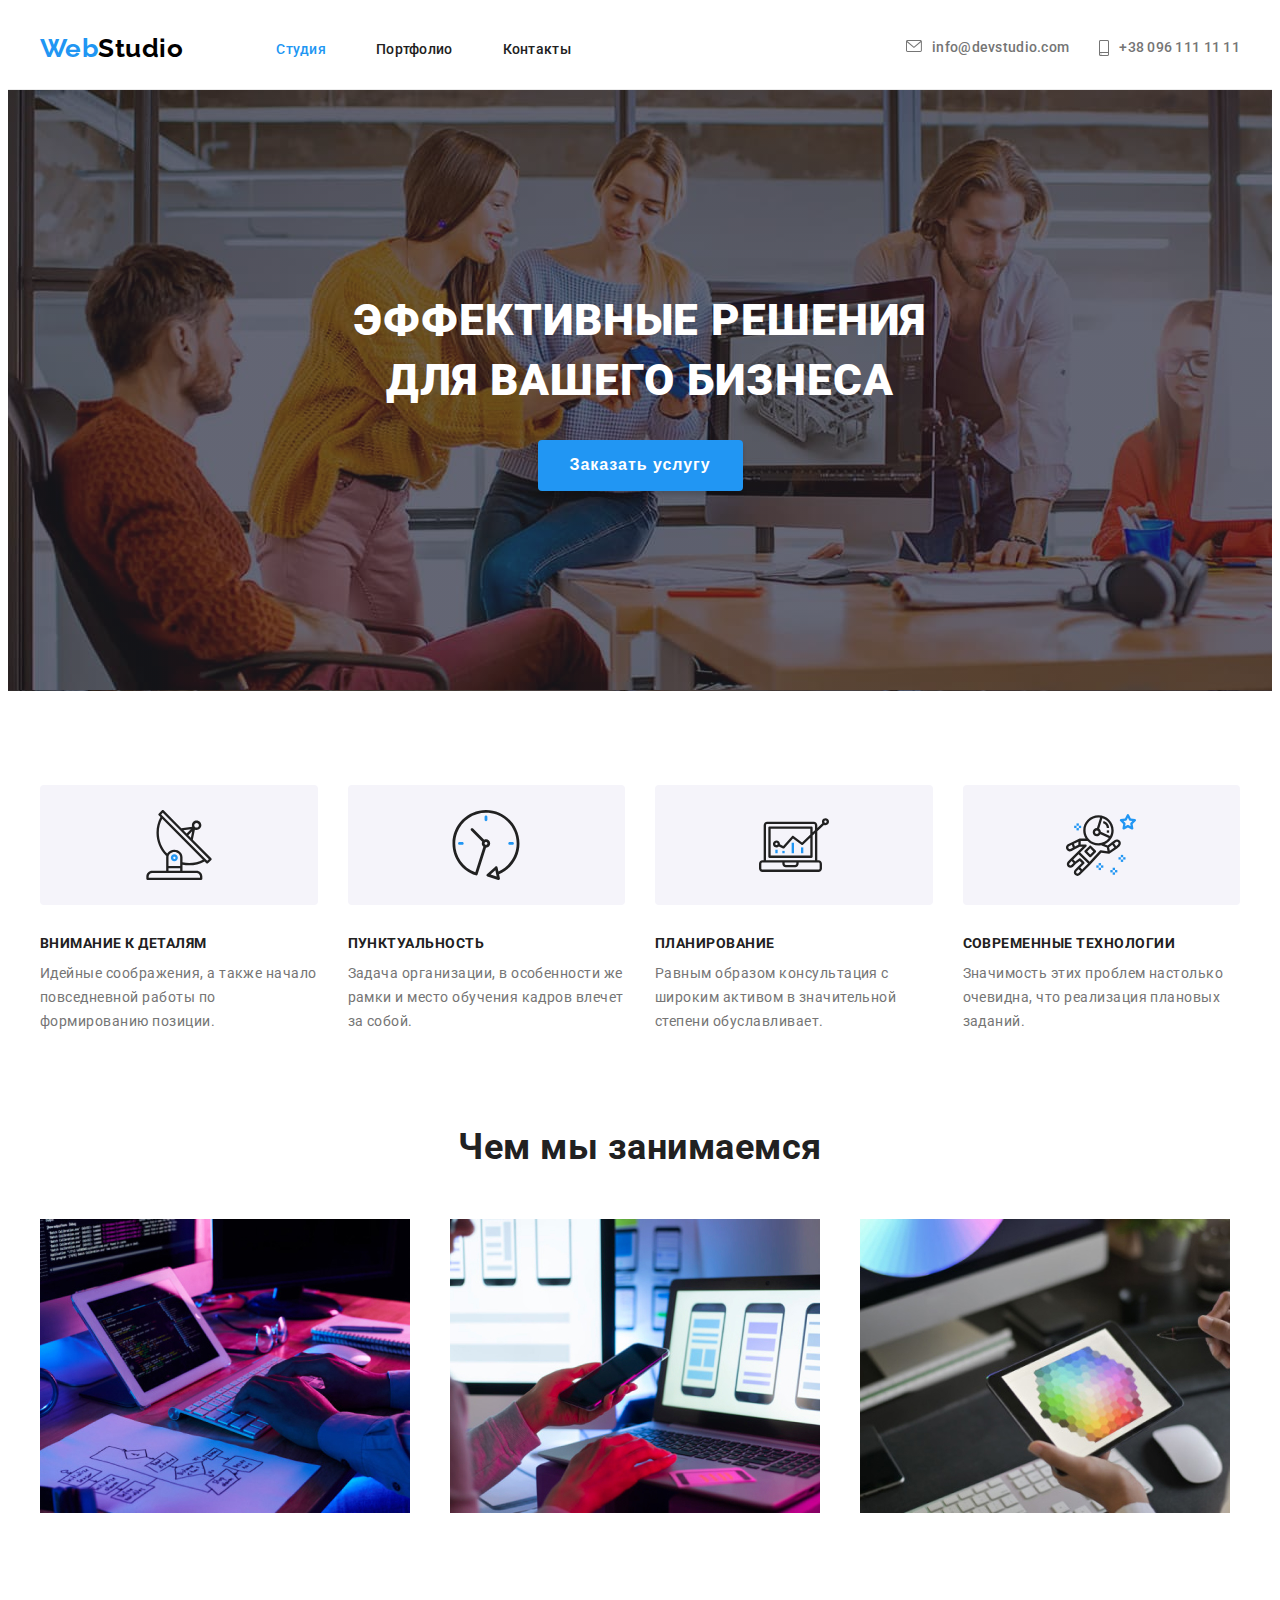
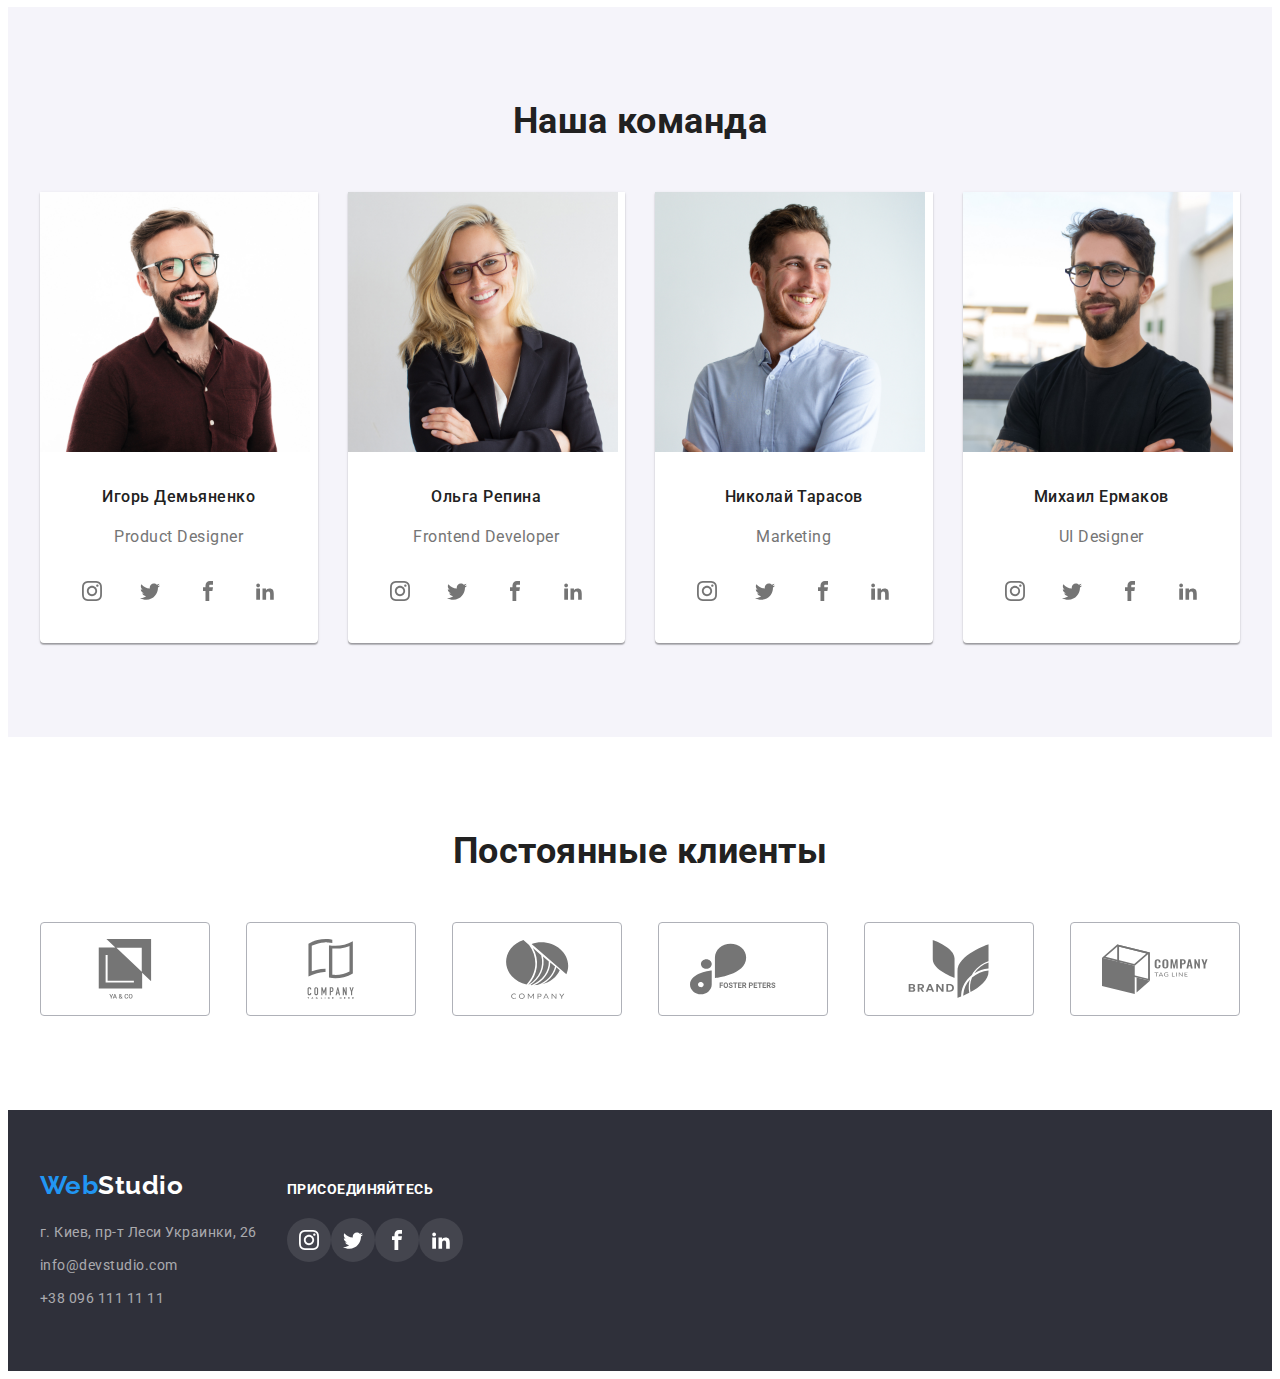
<file: index.html>
<!DOCTYPE html>
<html lang="ru">

<head>
    <meta charset="UTF-8" />
    <meta http-equiv="X-UA-Compatible" content="IE=edge" />
    <meta name="viewport" content="width=device-width, initial-scale=1.0" />
    <title>Document</title>
    <link rel="preconnect" href="https://fonts.gstatic.com" />
    <link
        href="https://fonts.googleapis.com/css2?family=Raleway:wght@700&family=Roboto:wght@400;500;700;900&display=swap"
        rel="stylesheet" />
    <link rel="stylesheet" href="https://cdnjs.cloudflare.com/ajax/libs/modern-normalize/0.2.0/modern-normalize.min.css"
        integrity="sha512-sqIVMkf5f8XGYI/UZYGs7wODxlUeoj9JknataPfUwtvrSKWMHrMXGZ7Evb6nabFYJQG15vFFyALe6r0nWCD1Ug=="
        crossorigin="anonymous" referrerpolicy="no-referrer" />
    <link rel="stylesheet" href="./css/style.css" />
</head>

<body>
    <!-- HEADER -->
    <header class="header">
        <div class="container header-container">
            <a class="logo" href="./index.html">
                <span class="logoweb">Web</span><span class="logostudio">Studio</span>
            </a>

            <nav class="navigation">
                <ul class="navigation-list list">
                    <li class="navigation-item">
                        <a class="navigation-link link current" href="./index.html">Студия</a>
                    </li>
                    <li class="navigation-item">
                        <a class="navigation-link link" href="./portfolio.html">Портфолио</a>
                    </li>
                    <li class="navigation-item">
                        <a class="navigation-link link" href="">Контакты</a>
                    </li>
                </ul>
            </nav>

            <ul class="contacts-list list">
                <li class="contacts-item">
                    <a class="contacts-link link" href="mailto:info@devstudio.com">
                        <svg width="16" height="12" class="contact-icon">
                            <use href="./imege/symbol-defs.svg#icon-envelope"></use>
                        </svg>
                        info@devstudio.com</a>
                </li>
                <li class="contacts-item">
                    <a class="contacts-link link" href="tel:+380961111111">
                        <svg width="10" height="16" class="contact-icon">
                            <use href="./imege/symbol-defs.svg#icon-smartphone"></use>
                        </svg>
                     +38 096 111 11 11</a>
                </li>
            </ul>
        </div>
    </header>
    <main class="main-content">
        <!-- HERO -->
        <section class="section hero-section">
            <div class="container">
                <h1 class="first-title">Эффективные решения <br />для вашего бизнеса</h1>
                <button class="order-button" type="button">Заказать услугу</button>
            </div>
        </section>

        <!--ADVANTAGES-->
        <section class="section advantages-section">
            <div class="container">
                <h2 class="section-title" hidden>Наши преимощества</h2>
                <ul class="flex-list advantages-list list">
                    <li class="flex-item advantages-item">
                        <div class="advantage-icon-box">
                            <svg width="70" height="70" class="advantage-icon">
                                <use href="./imege/symbol-defs.svg#icon-antenna"></use>
                            </svg>  
                        </div>
                        <h3 class="advantages-item-title">Внимание к деталям</h3>
                        <p class="advantages-item-text">
                            Идейные соображения, а также начало повседневной работы по
                            формированию позиции.
                        </p>
                    </li>
                    <li class="flex-item advantages-item">
                        <div class="advantage-icon-box">
                            <svg width="70" height="70" class="advantage-icon">
                                <use href="./imege/symbol-defs.svg#icon-clock"></use>
                            </svg>  
                        </div>
                        <h3 class="advantages-item-title">Пунктуальность</h3>
                        <p class="advantages-item-text">
                            Задача организации, в особенности же рамки и место обучения кадров
                            влечет за собой.
                        </p>
                    </li>
                    <li class="flex-item advantages-item">
                        <div class="advantage-icon-box">
                            <svg width="70" height="70" class="advantage-icon">
                                <use href="./imege/symbol-defs.svg#icon-diagram"></use>
                            </svg>  
                        </div>
                        <h3 class="advantages-item-title">Планирование</h3>
                        <p class="advantages-item-text">
                            Равным образом консультация с широким активом в значительной степени
                            обуславливает.
                        </p>
                    </li>
                    <li class="flex-item advantages-item">
                        <div class="advantage-icon-box">
                            <svg width="70" height="70" class="advantage-icon">
                                <use href="./imege/symbol-defs.svg#icon-astronaut"></use>
                            </svg>  
                        </div>
                        <h3 class="advantages-item-title">Современные технологии</h3>
                        <p class="advantages-item-text">
                            Значимость этих проблем настолько очевидна, что реализация плановых
                            заданий.
                        </p>
                    </li>
                </ul>
            </div>
        </section>

        <!--TIPE OF WORK-->
        <section class="section tipeofwork-section">
            <div class="container">
                <h2 class="section-title">Чем мы занимаемся</h2>
                <ul class="tipeofwork-list list">
                    <li class="tipeofwork-item">
                        <img class="tipeofwork-images" src="./imege/our_work/img1.jpg" alt="бекенд разроботка"
                            width="370" height="294" />
                    </li>
                    <li class="tipeofwork-item">
                        <img class="tipeofwork-images" src="./imege/our_work/img2.jpg" alt="фронтенд разроботка"
                            width="370" height="294" />
                    </li>
                    <li class="tipeofwork-item">
                        <img class="tipeofwork-images" src="./imege/our_work/img3.jpg" alt="дизайн" width="370"
                            height="294" />
                    </li>
                </ul>
            </div>
        </section>

        <!--TEAM-->
        <section class="section team-section">
            <div class="container">
                <h2 class="section-title">Наша команда</h2>
                <ul class="flex-list team-list list">
                    <li class="flex-item team-item">
                        <div class="team-card">
                            <img class="team-item-img" src="./imege/team/img(0).jpg" alt="игорь демьяненко" width="270"
                                height="260" />
                            <div class="team-boxes">
                                <h3 class="team-item-title">Игорь Демьяненко</h3>
                                <p class="team-item-text" lang="en">Product Designer</p>
                                <ul class="social-list list" >
                                   <li class="social-item">
                                        <a class="social-link link" href="#">
                                            <svg width="20" height="20" class="social-icon">
                                                <use href="./imege/symbol-defs.svg#icon-instagram"></use>
                                            </svg>
                                        </a>
                                    </li>
                                    <li class="social-item">
                                        <a class="social-link link" href="#">
                                            <svg width="20" height="20" class="social-icon">
                                                <use href="./imege/symbol-defs.svg#icon-twitter"></use>
                                            </svg>
                                        </a>
                                    </li><li class="social-item">
                                        <a class="social-link link" href="#">
                                            <svg width="20" height="20" class="social-icon">
                                                <use href="./imege/symbol-defs.svg#icon-facebook"></use>
                                            </svg>
                                        </a>
                                    </li><li class="social-item">
                                        <a class="social-link link" href="#">
                                            <svg width="20" height="20" class="social-icon">
                                                <use href="./imege/symbol-defs.svg#icon-linkedin"></use>
                                            </svg>
                                        </a>
                                    </li>
                                </ul>
                            </div>
                        </div>
                    </li>
                    <li class="flex-item team-item">
                        <div class="team-card">
                            <img class="team-item-img" src="./imege/team/img(1).jpg" alt="ольга репина" width="270"
                                height="260" />
                            <div class="team-boxes">
                                <h3 class="team-item-title">Ольга Репина</h3>
                                <p class="team-item-text" lang="en">Frontend Developer</p>
                                <ul class="social-list list" >
                                   <li class="social-item">
                                        <a class="social-link link" href="#">
                                            <svg width="20" height="20" class="social-icon">
                                                <use href="./imege/symbol-defs.svg#icon-instagram"></use>
                                            </svg>
                                        </a>
                                    </li>
                                    <li class="social-item">
                                        <a class="social-link link" href="#">
                                            <svg width="20" height="20" class="social-icon">
                                                <use href="./imege/symbol-defs.svg#icon-twitter"></use>
                                            </svg>
                                        </a>
                                    </li><li class="social-item">
                                        <a class="social-link link" href="#">
                                            <svg width="20" height="20" class="social-icon">
                                                <use href="./imege/symbol-defs.svg#icon-facebook"></use>
                                            </svg>
                                        </a>
                                    </li><li class="social-item">
                                        <a class="social-link link" href="#">
                                            <svg width="20" height="20" class="social-icon">
                                                <use href="./imege/symbol-defs.svg#icon-linkedin"></use>
                                            </svg>
                                        </a>
                                    </li>
                                </ul>
                            </div>
                        </div>
                    </li>
                    <li class="flex-item team-item">
                        <div class="team-card">
                            <img class="team-item-img" src="./imege/team/img(2).jpg" alt="николай тарасов" width="270"
                                height="260" />
                            <div class="team-boxes">
                                <h3 class="team-item-title">Николай Тарасов</h3>
                                <p class="team-item-text" lang="en">Marketing</p>
                                <ul class="social-list list" >
                                    <li class="social-item">
                                         <a class="social-link link" href="#">
                                             <svg width="20" height="20" class="social-icon">
                                                 <use href="./imege/symbol-defs.svg#icon-instagram"></use>
                                             </svg>
                                         </a>
                                     </li>
                                     <li class="social-item">
                                         <a class="social-link link" href="#">
                                             <svg width="20" height="20" class="social-icon">
                                                 <use href="./imege/symbol-defs.svg#icon-twitter"></use>
                                             </svg>
                                         </a>
                                     </li><li class="social-item">
                                         <a class="social-link link" href="#">
                                             <svg width="20" height="20" class="social-icon">
                                                 <use href="./imege/symbol-defs.svg#icon-facebook"></use>
                                             </svg>
                                         </a>
                                     </li><li class="social-item">
                                         <a class="social-link link" href="#">
                                             <svg width="20" height="20" class="social-icon">
                                                 <use href="./imege/symbol-defs.svg#icon-linkedin"></use>
                                             </svg>
                                         </a>
                                     </li>
                                </ul>
                            </div>
                        </div>
                    </li>
                    <li class="flex-item team-item">
                        <div class="team-card">
                            <img class="team-item-img" src="./imege/team/img(3).jpg" alt="михаил ермаков" width="270"
                                height="260" />
                            <div class="team-boxes">
                                <h3 class="team-item-title">Михаил Ермаков</h3>
                                <p class="team-item-text" lang="en">UI Designer</p>
                                <ul class="social-list list" >
                                   <li class="social-item">
                                        <a class="social-link link" href="#">
                                            <svg width="20" height="20" class="social-icon">
                                                <use href="./imege/symbol-defs.svg#icon-instagram"></use>
                                            </svg>
                                        </a>
                                    </li>
                                    <li class="social-item">
                                        <a class="social-link link" href="#">
                                            <svg width="20" height="20" class="social-icon">
                                                <use href="./imege/symbol-defs.svg#icon-twitter"></use>
                                            </svg>
                                        </a>
                                    </li><li class="social-item">
                                        <a class="social-link link" href="#">
                                            <svg width="20" height="20" class="social-icon">
                                                <use href="./imege/symbol-defs.svg#icon-facebook"></use>
                                            </svg>
                                        </a>
                                    </li><li class="social-item">
                                        <a class="social-link link" href="#">
                                            <svg width="20" height="20" class="social-icon">
                                                <use href="./imege/symbol-defs.svg#icon-linkedin"></use>
                                            </svg>
                                        </a>
                                    </li>
                                </ul>
                            </div>
                        </div>
                    </li>
                </ul>
            </div>
        </section>

        <!-- CLIENTS -->
        <section class="section client-section">
            <div class="container">
                <h2 class="section-title">Постоянные клиенты</h2>
                <ul class="list client-list">
                    <li class="client-item">
                        <a class="client-link link" href="#">
                            <svg width="106" height="60" class="client-icon">
                                <use href="./imege/symbol-defs.svg#icon-client1"></use>
                            </svg>
                        </a>
                    </li>
                    <li class="client-item">
                        <a class="client-link link" href="#">
                            <svg width="106" height="60" class="client-icon">
                                <use href="./imege/symbol-defs.svg#icon-client2"></use>
                            </svg>
                        </a>
                    </li>
                    <li class="client-item">
                        <a class="client-link link" href="#">
                            <svg width="106" height="60" class="client-icon">
                                <use href="./imege/symbol-defs.svg#icon-client3"></use>
                            </svg>
                        </a>
                    </li>
                    <li class="client-item">
                        <a class="client-link link" href="#">
                            <svg width="106" height="60" class="client-icon">
                                <use href="./imege/symbol-defs.svg#icon-client4"></use>
                            </svg>
                        </a>
                    </li>
                    <li class="client-item">
                        <a class="client-link link" href="#">
                            <svg width="106" height="60" class="client-icon">
                                <use href="./imege/symbol-defs.svg#icon-client5"></use>
                            </svg>
                        </a>
                    </li>
                    <li class="client-item">
                        <a class="client-link link" href="#">
                            <svg width="106" height="60" class="client-icon">
                                <use href="./imege/symbol-defs.svg#icon-client6"></use>
                            </svg>
                        </a>
                    </li>
                </ul>
            </div>
        </section>
    </main>

    <!-- FOOTER -->
    <footer class="footer">
        <div class="container footer-container">
            <div class="footer-boxes">
                <a class="logo" href="/">
                    <span class="logoweb">Web</span><span class="logostudio">Studio</span></a>

                <address class="contacts">
                    <ul class="contacts-list list">
                        <li class="contacts-item">
                            <a class="contacts-link link" href="https://goo.gl/maps/ASEZevXXRy6FxV6X7" target="_blank"
                                rel="noopener noreferrer">г. Киев, пр-т Леси Украинки, 26</a>
                        </li>
                        <li class="contacts-item">
                            <a class="contacts-link link" href="mailto:info@devstudio.com">info@devstudio.com</a>
                        </li>
                        <li class="contacts-item">
                            <a class="contacts-link link" href="tel:+380961111111">+38 096 111 11 11</a>
                        </li>
                    </ul>
                </address>
            </div>
            <div class="footer-boxes">
                <h2 class="footer-box-title">присоединяйтесь</h2>
                <ul class="social-list list" >
                    <li class="social-item">
                         <a class="social-link link" href="#">
                             <svg width="20" height="20" class="social-icon">
                                 <use href="./imege/symbol-defs.svg#icon-instagram"></use>
                             </svg>
                         </a>
                     </li>
                     <li class="social-item">
                         <a class="social-link link" href="#">
                             <svg width="20" height="20" class="social-icon">
                                 <use href="./imege/symbol-defs.svg#icon-twitter"></use>
                             </svg>
                         </a>
                     </li><li class="social-item">
                         <a class="social-link link" href="#">
                             <svg width="20" height="20" class="social-icon">
                                 <use href="./imege/symbol-defs.svg#icon-facebook"></use>
                             </svg>
                         </a>
                     </li><li class="social-item">
                         <a class="social-link link" href="#">
                             <svg width="20" height="20" class="social-icon">
                                 <use href="./imege/symbol-defs.svg#icon-linkedin"></use>
                             </svg>
                         </a>
                     </li>
                 </ul>
            </div>
        </div>
    </footer>
</body>

</html>
</file>
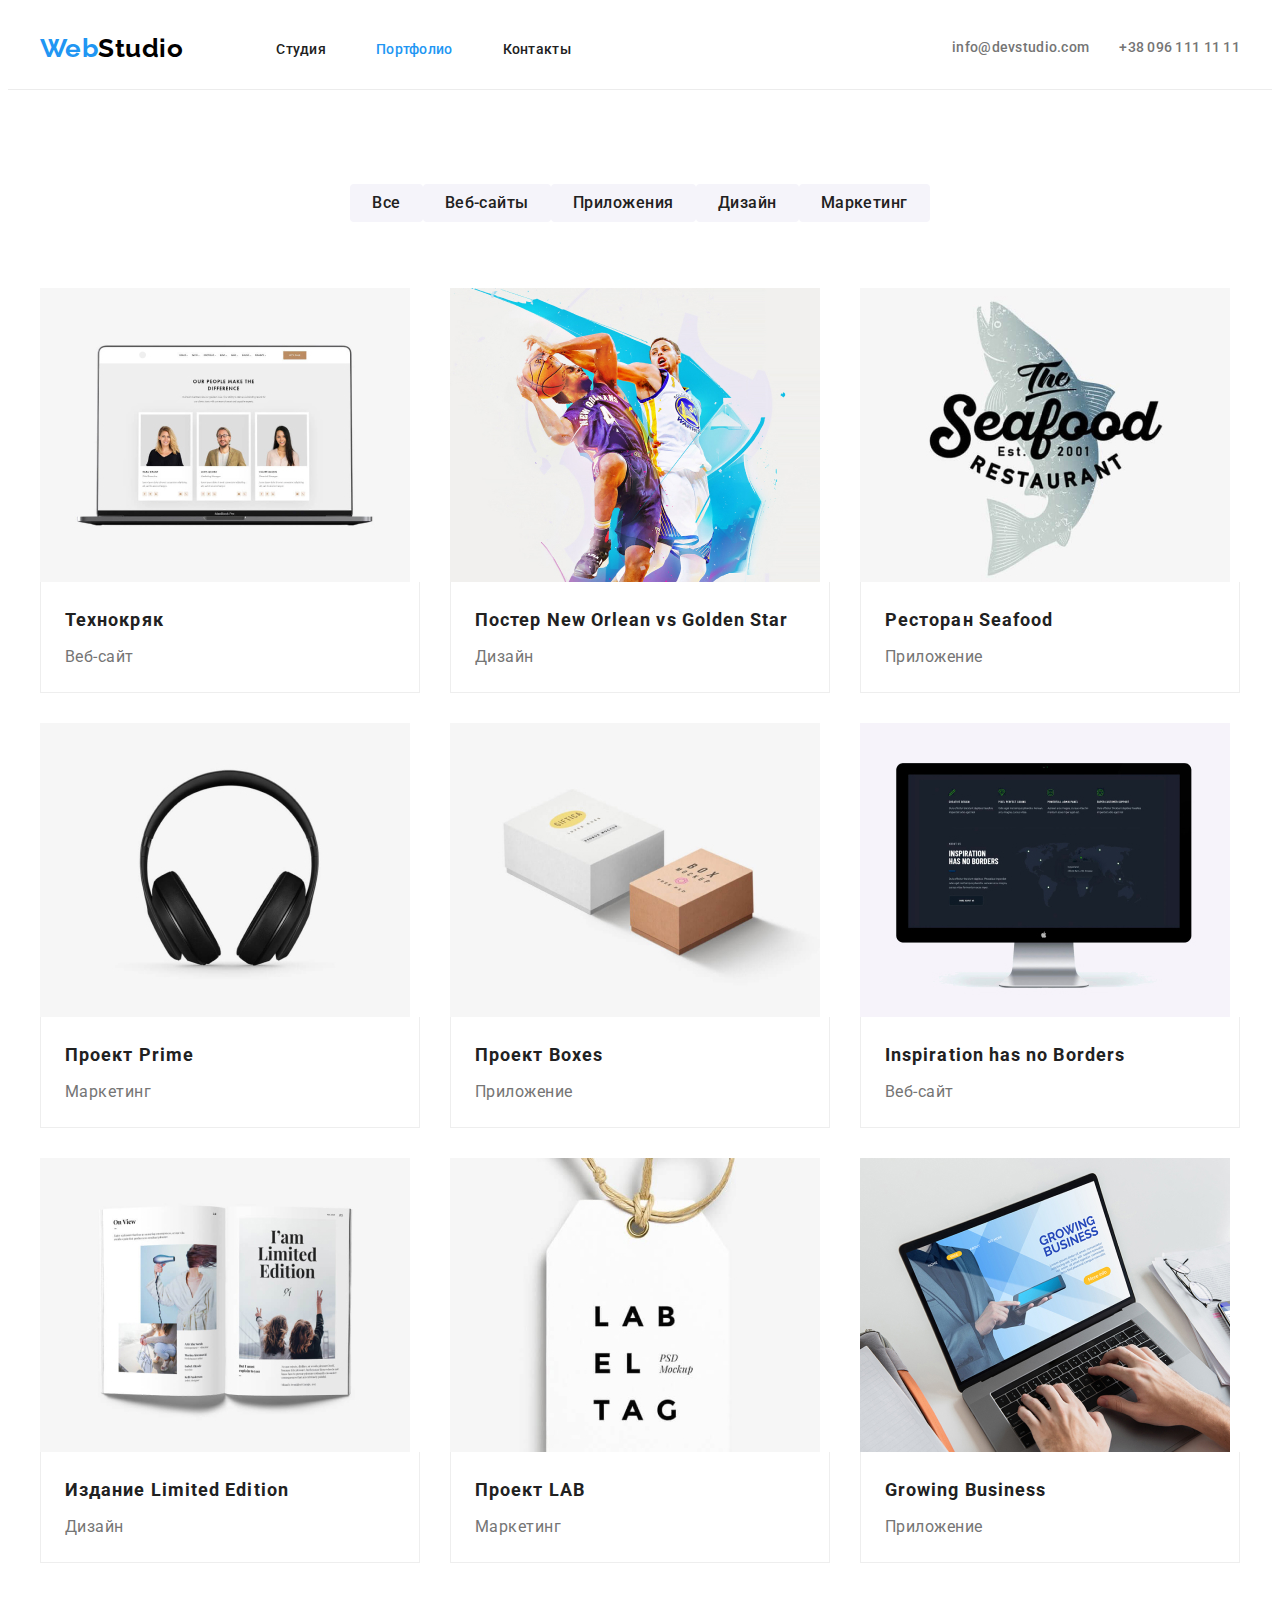
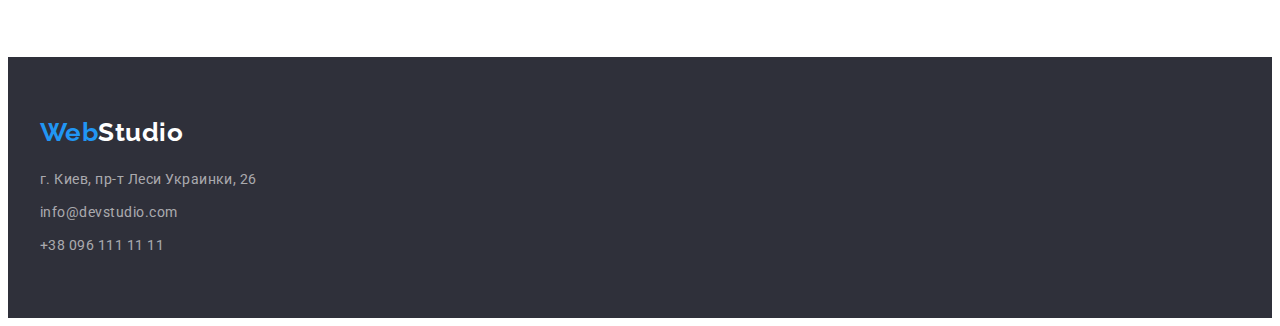
<file: portfolio.html>
<!DOCTYPE html>
<html lang="ru">
    <head>
        <meta charset="UTF-8" />
        <meta http-equiv="X-UA-Compatible" content="IE=edge" />
        <meta name="viewport" content="width=device-width, initial-scale=1.0" />
        <title>WebStudio</title>
        <link rel="preconnect" href="https://fonts.gstatic.com" />
        <link
            href="https://fonts.googleapis.com/css2?family=Raleway:wght@700&family=Roboto:wght@400;500;700;900&display=swap"
            rel="stylesheet"
        />
        <link
            rel="stylesheet"
            href="https://cdnjs.cloudflare.com/ajax/libs/modern-normalize/0.2.0/modern-normalize.min.css"
            integrity="sha512-sqIVMkf5f8XGYI/UZYGs7wODxlUeoj9JknataPfUwtvrSKWMHrMXGZ7Evb6nabFYJQG15vFFyALe6r0nWCD1Ug=="
            crossorigin="anonymous"
            referrerpolicy="no-referrer"
        />
        <link rel="stylesheet" href="css/style.css" />
    </head>

    <body>
        <!-- HEADER -->
        <header class="header">
            <div class="container header-container">
                <a class="logo" href="./index.html">
                    <span class="logoweb">Web</span><span class="logostudio">Studio</span>
                </a>

                <nav class="navigation">
                    <ul class="navigation-list list">
                        <li class="navigation-item">
                            <a class="navigation-link link" href="./index.html">Студия</a>
                        </li>
                        <li class="navigation-item">
                            <a class="navigation-link link current" href="./portfolio.html">Портфолио</a>
                        </li>
                        <li class="navigation-item">
                            <a class="navigation-link link" href="">Контакты</a>
                        </li>
                    </ul>
                </nav>

                <ul class="contacts-list list">
                    <li class="contacts-item">
                        <a class="contacts-link link" href="mailto:info@devstudio.com">info@devstudio.com</a>
                    </li>
                    <li class="contacts-item">
                        <a class="contacts-link link" href="tel:+380961111111">+38 096 111 11 11</a>
                    </li>
                </ul>
            </div>
        </header>

        <main>
            <section class="section portfolio-section">
                <div class="container">
                    <h1 class="section-title" hidden>Портфолио</h1>
                    <ul class="portfolio-btn-list list">
                        <li class="portfolio-btn-item">
                            <button class="filter-button" type="button">Все</button>
                        </li>
                        <li class="portfolio-btn-item">
                            <button class="filter-button" type="button">Веб-сайты</button>
                        </li>
                        <li class="portfolio-btn-item">
                            <button class="filter-button" type="button">Приложения</button>
                        </li>
                        <li class="portfolio-btn-item">
                            <button class="filter-button" type="button">Дизайн</button>
                        </li>
                        <li class="portfolio-btn-item">
                            <button class="filter-button" type="button">Маркетинг</button>
                        </li>
                    </ul>

                    <ul class="flex-list portfolio-list list">
                        <li class="flex-item portfolio-item">
                            <a class="portfolio-link link" href="#">
                                <img
                                    src="./imege/portfolio/tehnocrack.jpg"
                                    alt="ноутбук с откритой страницей сайта"
                                    width="370"
                                    height="294"
                                />
                                <div class="portfolio-boxes">
                                    <h3 class="portfolio-item-title">Технокряк</h3>
                                    <p class="portfolio-item-text">Веб-сайт</p>
                                </div>
                            </a>
                        </li>
                        <li class="flex-item portfolio-item">
                            <a class="portfolio-link link" href="#">
                                <img
                                    src="./imege/portfolio/basketball.jpg"
                                    alt="баскетболисты в прижке"
                                    width="370"
                                    height="294"
                                />
                                <div class="portfolio-boxes">
                                    <h3 class="portfolio-item-title">
                                        Постер New Orlean vs Golden Star
                                    </h3>
                                    <p class="portfolio-item-text">Дизайн</p>
                                </div>
                            </a>
                        </li>
                        <li class="flex-item portfolio-item">
                            <a class="portfolio-link link" href="#">
                                <img
                                    src="./imege/portfolio/seafood.jpg"
                                    alt="логотип ресторана"
                                    width="370"
                                    height="294"
                                />
                                <div class="portfolio-boxes">
                                    <h3 class="portfolio-item-title">Ресторан Seafood</h3>
                                    <p class="portfolio-item-text">Приложение</p>
                                </div>
                            </a>
                        </li>
                        <li class="flex-item portfolio-item">
                            <a class="portfolio-link link" href="#">
                                <img
                                    src="./imege/portfolio/prime.jpg"
                                    alt="беспроводные наушники"
                                    width="370"
                                    height="294"
                                />
                                <div class="portfolio-boxes">
                                    <h3 class="portfolio-item-title">Проект Prime</h3>
                                    <p class="portfolio-item-text">Маркетинг</p>
                                </div>
                            </a>
                        </li>
                        <li class="flex-item portfolio-item">
                            <a class="portfolio-link link" href="#">
                                <img
                                    src="./imege/portfolio/boxes.jpg"
                                    alt="коробки"
                                    width="370"
                                    height="294"
                                />
                                <div class="portfolio-boxes">
                                    <h3 class="portfolio-item-title">Проект Boxes</h3>
                                    <p class="portfolio-item-text">Приложение</p>
                                </div>
                            </a>
                        </li>
                        <li class="flex-item portfolio-item">
                            <a class="portfolio-link link" href="#">
                                <img
                                    src="./imege/portfolio/pc-scrin.jpg"
                                    alt="монитор с откритой страницей сайта"
                                    width="370"
                                    height="294"
                                />
                                <div class="portfolio-boxes">
                                    <h3 class="portfolio-item-title">Inspiration has no Borders</h3>
                                    <p class="portfolio-item-text">Веб-сайт</p>
                                </div>
                            </a>
                        </li>
                        <li class="flex-item portfolio-item">
                            <a class="portfolio-link link" href="#">
                                <img
                                    src="./imege/portfolio/limited-edition.jpg"
                                    alt="разворот издания"
                                    width="370"
                                    height="294"
                                />
                                <div class="portfolio-boxes">
                                    <h3 class="portfolio-item-title">Издание Limited Edition</h3>
                                    <p class="portfolio-item-text">Дизайн</p>
                                </div>
                            </a>
                        </li>
                        <li class="flex-item portfolio-item">
                            <a class="portfolio-link link" href="#">
                                <img
                                    src="./imege/portfolio/lab.jpg"
                                    alt="логотип на бирке"
                                    width="370"
                                    height="294"
                                />
                                <div class="portfolio-boxes">
                                    <h3 class="portfolio-item-title">Проект LAB</h3>
                                    <p class="portfolio-item-text">Маркетинг</p>
                                </div>
                            </a>
                        </li>
                        <li class="flex-item portfolio-item">
                            <a class="portfolio-link link" href="#">
                                <img
                                    src="./imege/portfolio/growing-busness.jpg"
                                    alt="ноутбук с открытым приложением"
                                    width="370"
                                    height="294"
                                />
                                <div class="portfolio-boxes">
                                    <h3 class="portfolio-item-title">Growing Business</h3>
                                    <p class="portfolio-item-text">Приложение</p>
                                </div>
                            </a>
                        </li>
                    </ul>
                </div>
            </section>
        </main>

        <!-- FOOTER -->
        <footer class="footer">
            <div class="container">
                <a class="logo" href="/">
                    <span class="logoweb">Web</span><span class="logostudio">Studio</span></a
                >

                <address class="contacts">
                    <ul class="contacts-list list">
                        <li class="contacts-item">
                            <a
                                class="contacts-link link"
                                href="https://goo.gl/maps/ASEZevXXRy6FxV6X7"
                                target="_blank"
                                rel="noopener noreferrer"
                                >г. Киев, пр-т Леси Украинки, 26</a
                            >
                        </li>
                        <li class="contacts-item">
                            <a class="contacts-link link" href="mailto:info@devstudio.com"
                                >info@devstudio.com</a
                            >
                        </li>
                        <li class="contacts-item">
                            <a class="contacts-link link" href="tel:+380961111111"
                                >+38 096 111 11 11</a
                            >
                        </li>
                    </ul>
                </address>
            </div>
        </footer>
    </body>
</html>
</file>
<file: css/style.css>
:root {
    --main-font: 'Roboto', sans-serif;
    --color-acsent: rgba(33, 150, 243, 1);
    --title-color: #212121;
    --text-color: #757575;
    --main-fon: #fff;
    --h-title-color: #000;
    --hero-fot-color: #2f303a;
    --team-color: #f5f4fa;
    --gradient-color: rgba(47, 48, 58, 0.4);
    --icon-color:
}

/* NONE */

h1,
h2,
h3,
h4,
h5,
h6,
p {
    margin-top: 0;
    margin-bottom: 0;
}

ul,
ol {
    margin-top: 0;
    margin-bottom: 0;
    padding-left: 0;
}

img {
    display: block;
}

.logo,
.link {
    text-decoration: none;
}

.list {
    list-style: none;
}

/* ===============1PAGE========== */

body {
    font-family: var(--main-font);
    font-style: normal;
    font-weight: 700;
    letter-spacing: 0.03em;
    color: var(--text-color);
    background: var(--main-fon);
}

/* ++++COMPONENTS+++++ */

.container {
    width: 1200px;
    padding-left: 15px;
    padding-right: 15px;
    margin: 0 auto;
}

.section {
    padding-top: 94px;
    padding-bottom: 94px;
}

.flex-list {
    display: flex;
    flex-wrap: wrap;
    margin-top: -30px;
    margin-left: -30px;
}

.flex-item {
    margin-top: 30px;
    margin-left: 30px;
}

/* ===== HEADER ===== */

.header {
    padding-top: 25px;
    padding-bottom: 25px;
    border-bottom: 1px solid #ececec;
}

.header-container {
    display: flex;
    align-items: center;
}

/* LOGO */

.logo {
    font-family: Raleway;
    font-size: 26px;
    line-height: 1.19;
    color: var(--color-acsent);
    margin-right: 93px;
}

.logostudio {
    color: var(--h-title-color);
}

.logo:hover,
.logo:focus {
    color: var(--color-acsent);
}

/* LINKS */

.navigation-list {
    display: flex;
    align-items: center;
}

.navigation-item:not(:last-child) {
    margin-right: 50px;
}

.navigation-link {
    font-weight: 500;
    font-size: 14px;
    line-height: 1.14;
    letter-spacing: 0.02em;
    color: var(--title-color);
}

.navigation-link:hover,
.navigation-link:focus {
    color: var(--color-acsent);
}

.navigation-link.current {
    color: var(--color-acsent);
}

/* CONTACTS */

.contacts-list {
    display: flex;
    align-items: center;
    justify-content: center;
    margin-left: auto;
}

.contacts-item:not(:last-child) {
    margin-right: 30px;
}

.contacts-link {
    display: flex;
    font-weight: 500;
    font-size: 14px;
    line-height: 1.14;
    letter-spacing: 0.02em;
    color: inherit;
    
}
.contact-icon {
    fill: currentColor;
    margin-right: 10px;
}

.contacts-link:hover,
.contacts-link:focus {
    color: var(--color-acsent);
    fill: var(--color-acsent);
}

/* =================MAIN============= */

/* -- HERO -- */

.hero-section {
    padding-top: 200px;
    padding-bottom: 200px;
    text-align: center;
    letter-spacing: 0.06em;
    color: var(--main-fon);
    background-color: var(--hero-fot-color);
    background-image:linear-gradient(var(--gradient-color), var(--gradient-color)), url(../imege/hero-fon-s.jpg);
}

.first-title {
    font-weight: 900;
    font-size: 44px;
    line-height: 1.37;
    text-transform: uppercase;
}

.order-button {
    border: 0px;
    border-radius: 4px;
    box-shadow: 0px 4px 4px rgba(0, 0, 0, 0.15);
    background: var(--color-acsent);
    padding: 10px 32px;
    font-style: inherit;
    font-weight: inherit;
    font-size: 16px;
    line-height: 1.88;
    align-items: center;
    letter-spacing: inherit;
    cursor: pointer;
    color: inherit;
    margin-top: 30px;
}

/* --ADVANTAGES-- */

.advantages-section {
    padding-bottom: 47px;
}

.advantages-item {
    flex-basis: calc((100% - 120px) / 4);
}
.advantage-icon-box{
    display: flex;
    justify-content: center;
    padding: 25px 100px; 
    margin-bottom: 30px;
    background-color: var(--team-color);
    border-radius: 4px;
}

.advantages-item-title {
    font-size: 14px;
    line-height: 1.15;
    text-transform: uppercase;
    color: var(--title-color);
    margin-bottom: 10px;
}

.advantages-item-text {
    font-weight: 400;
    font-size: 14px;
    line-height: 1.72;
}

/* --TIPE OF WORK-- */

.tipeofwork-section {
    padding-top: 47px;
}

.tipeofwork-list {
    display: flex;
    justify-content: space-between;
}

.tipeofwork-item {
    flex-basis: calc((100% - 60px) / 3);
}

.section-title {
    font-size: 36px;
    line-height: 1.16;
    text-align: center;
    color: var(--title-color);
    margin-bottom: 50px;
}

/* --TEAM-- */

.team-section {
    background-color: var(--team-color);
}

.team-item {
    text-align: center;
    margin-top: 30px;
    margin-left: 30px;
    flex-basis: calc((100% - 120px) / 4);
}

.team-card {
    background: #ffffff;
    box-shadow: 0px 1px 3px rgba(0, 0, 0, 0.12), 0px 1px 1px rgba(0, 0, 0, 0.14),
        0px 2px 1px rgba(0, 0, 0, 0.2);
    border-radius: 0px 0px 4px 4px;
}

.team-boxes {
    padding: 30px;
}

.team-item-title {
    font-weight: 500;
    font-size: 16px;
    line-height: 1.88;
    color: var(--title-color);
    margin-bottom: 10px;
}

.team-item-text {
    font-weight: 400;
    font-size: 16px;
    line-height: 1.88;
    margin-bottom: 16px;
}

.social-list{
display: flex;
justify-content: space-between;
}

.social-link{
    width: 44px;
    height: 44px;
    display: flex;
    border-radius: 50%;
    color: inherit;
    background-color: transparent;
    justify-content: center;
    align-items:center;
   
}

.social-link:hover,
.social-link:focus {
   background-color: var(--color-acsent);
   color: var(--main-fon);
   fill: var(--main-fon);
}
.social-icon{
    fill: currentColor;
    justify-content: center;
}

/* --CLIENT-- */
.client-list{
    display: flex;
    justify-content: space-between;
}

.client-link {
    display: flex;
    justify-content: center;
    align-items: center;
    flex-basis: calc((100% - 150px) / 6);
    border: 1px solid #afb1b8;
    box-sizing: border-box;
    border-radius: 4px;
    padding: 16px 31px;
    color: inherit;
}
.client-link:focus,
.client-link:hover{
    color: var(--color-acsent);
    fill: var(--color-acsent);
    border: 1px solid rgba(33, 150, 243, 1);
}
.client-icon {
    fill: currentColor;
}


/* =================FOOTER=============== */

.footer {
    background-color: var(--hero-fot-color);
    padding-top: 60px;
    padding-bottom: 60px;
}

.footer-container {
    display: flex;
    align-items: baseline;
}

.footer .logo {
    margin-right: 0;
}

.footer .logostudio {
    color: var(--main-fon);
}

.contacts {
    font-style: inherit;
    margin-top: 20px;
}

.footer .contacts-list {
    display: block;
}

.footer .contacts-link {
    font-weight: 400;
    font-size: 14px;
    line-height: 1.71;
    letter-spacing: inherit;
    color: rgba(255, 255, 255, 0.6);
}

.footer .contacts-list :not(:last-child) {
    margin-bottom: 9px;
}

.footer .contacts-link:hover,
.footer .contacts-link:focus {
    color: var(--main-fon);
}

.footer-box-title {
    font-size: 14px;
    line-height: 1.14;
    text-transform: uppercase;
    color: var(--main-fon);
    margin-bottom: 20px;
}
.footer .social-link{
color: var(--main-fon);
background: rgba(255, 255, 255, 0.1);
}
/* ====================2PAGE============ */

/* --PORTFOLIO-- */

.portfolio-btn-list {
    justify-content: center;
    display: flex;
    margin-bottom: 50px;
    padding-bottom: 16px;
}

.filter-button {
    padding: 6px 22px;
    font-family: inherit;
    font-style: inherit;
    font-weight: 500;
    font-size: 16px;
    line-height: 1.63;
    text-align: center;
    letter-spacing: inherit;
    color: var(--title-color);
    background: var(--team-color);
    cursor: pointer;
    border: none;
    border-radius: 4px;
}

.filter-button:hover,
.filter-button:focus {
    color: var(--main-fon);
    background: var(--color-acsent);
}

.portfolio-item {
    flex-basis: calc((100% - 90px) / 3);
}

/* .portfolio-link:hover, */
.portfolio-link{
   display: block;
   }

.portfolio-link:focus,
.portfolio-link:hover{
    box-shadow: 0px 1px 1px rgba(0, 0, 0, 0.12), 0px 4px 4px rgba(0, 0, 0, 0.06), 1px 4px 6px rgba(0, 0, 0, 0.16);
}

   .portfolio-boxes {
    padding: 20px 24px;
    background: #ffffff;
    border: 1px solid #eeeeee;
    border-top: none;
}

.portfolio-item-title {
    margin-bottom: 4px;
    font-size: 18px;
    line-height: 2;
    letter-spacing: 0.06em;
    color: var(--title-color);
}

.portfolio-item-text {
    font-weight: 400;
    font-size: 16px;
    line-height: 1.88;
    color: var(--text-color);
}
</file>
